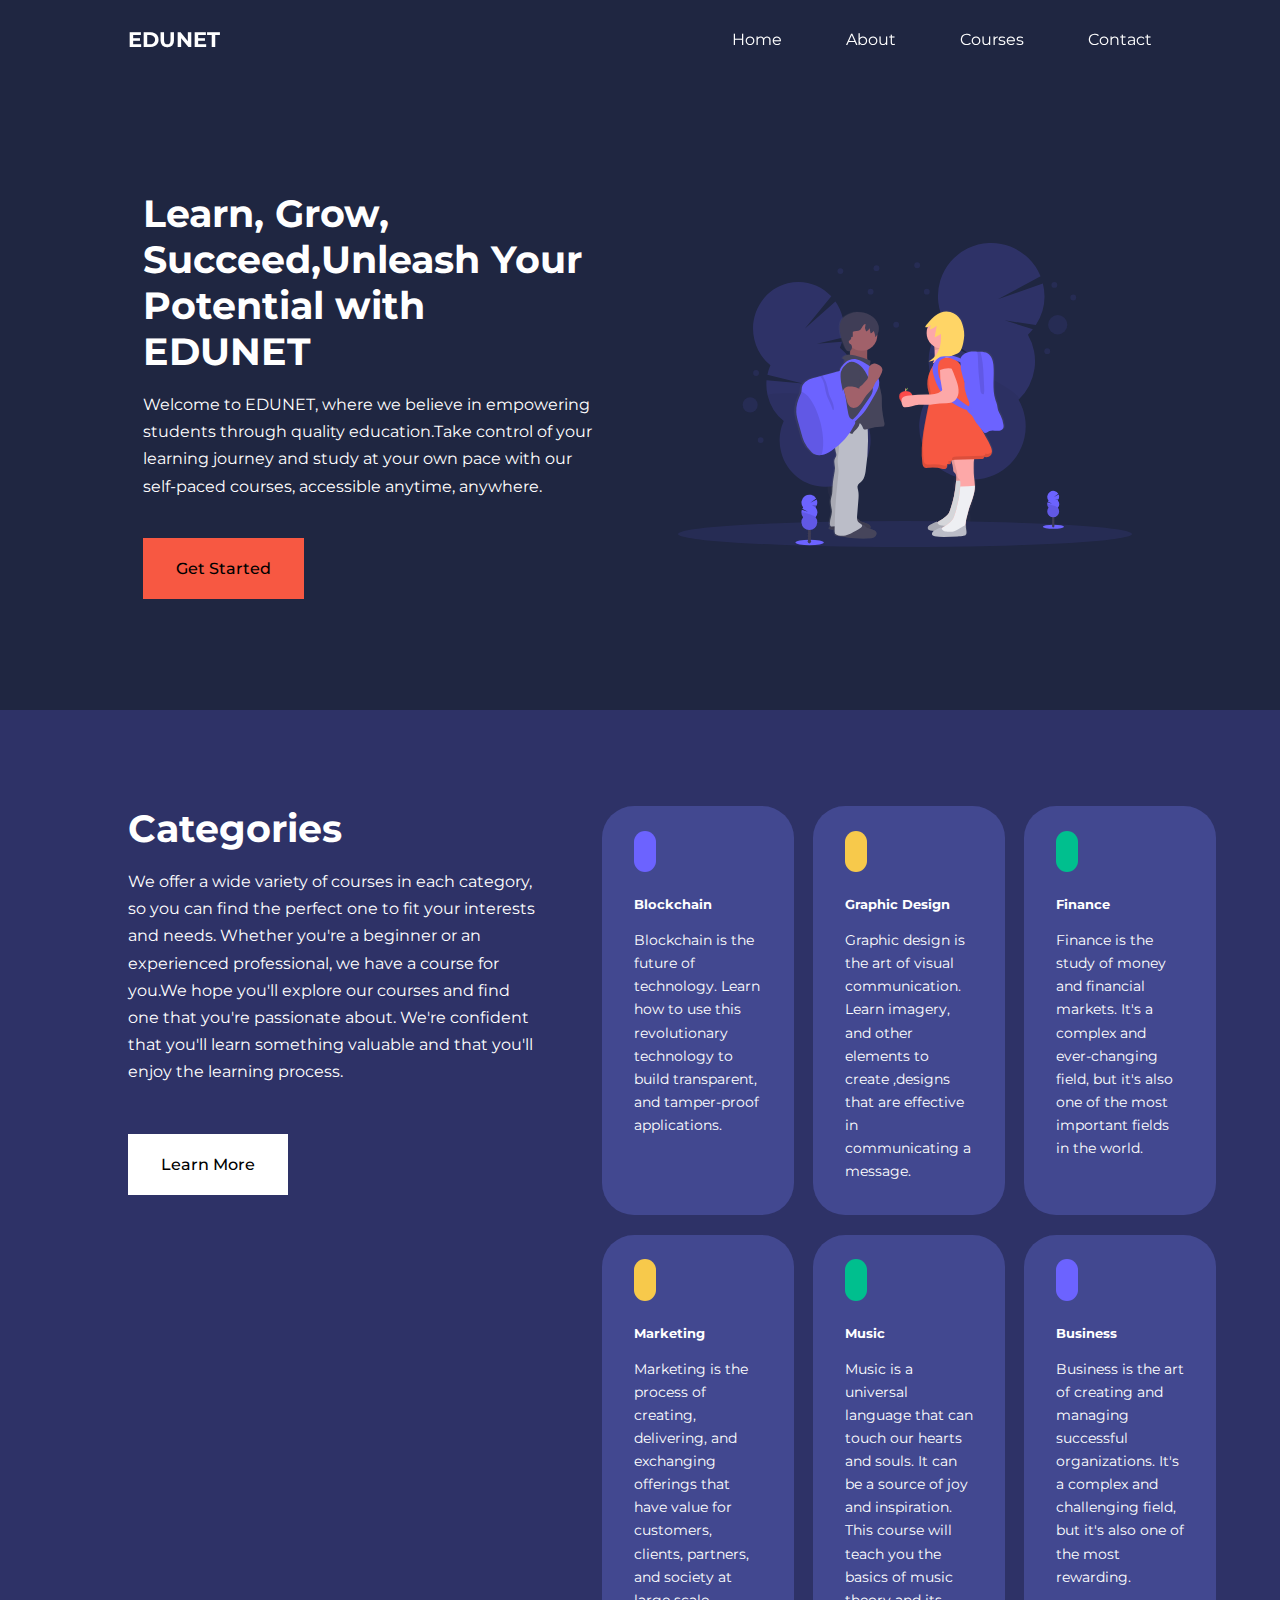
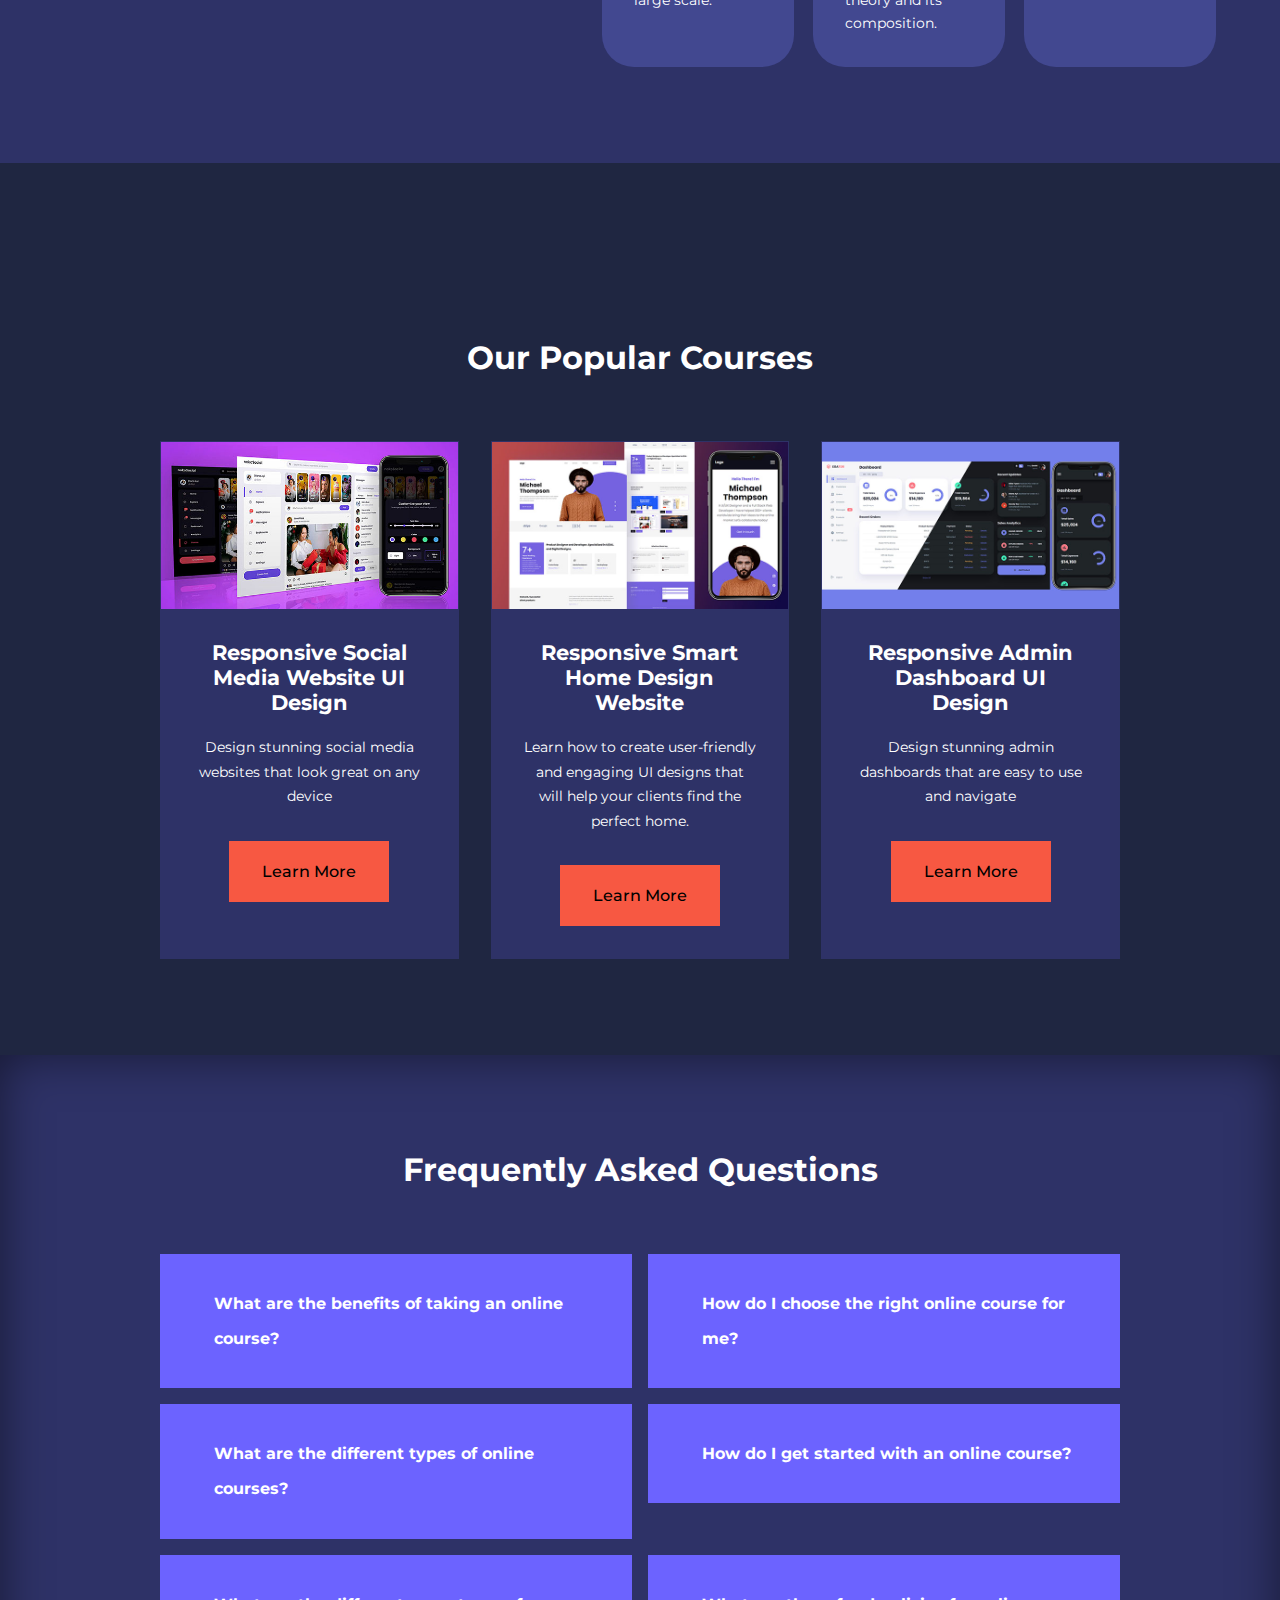
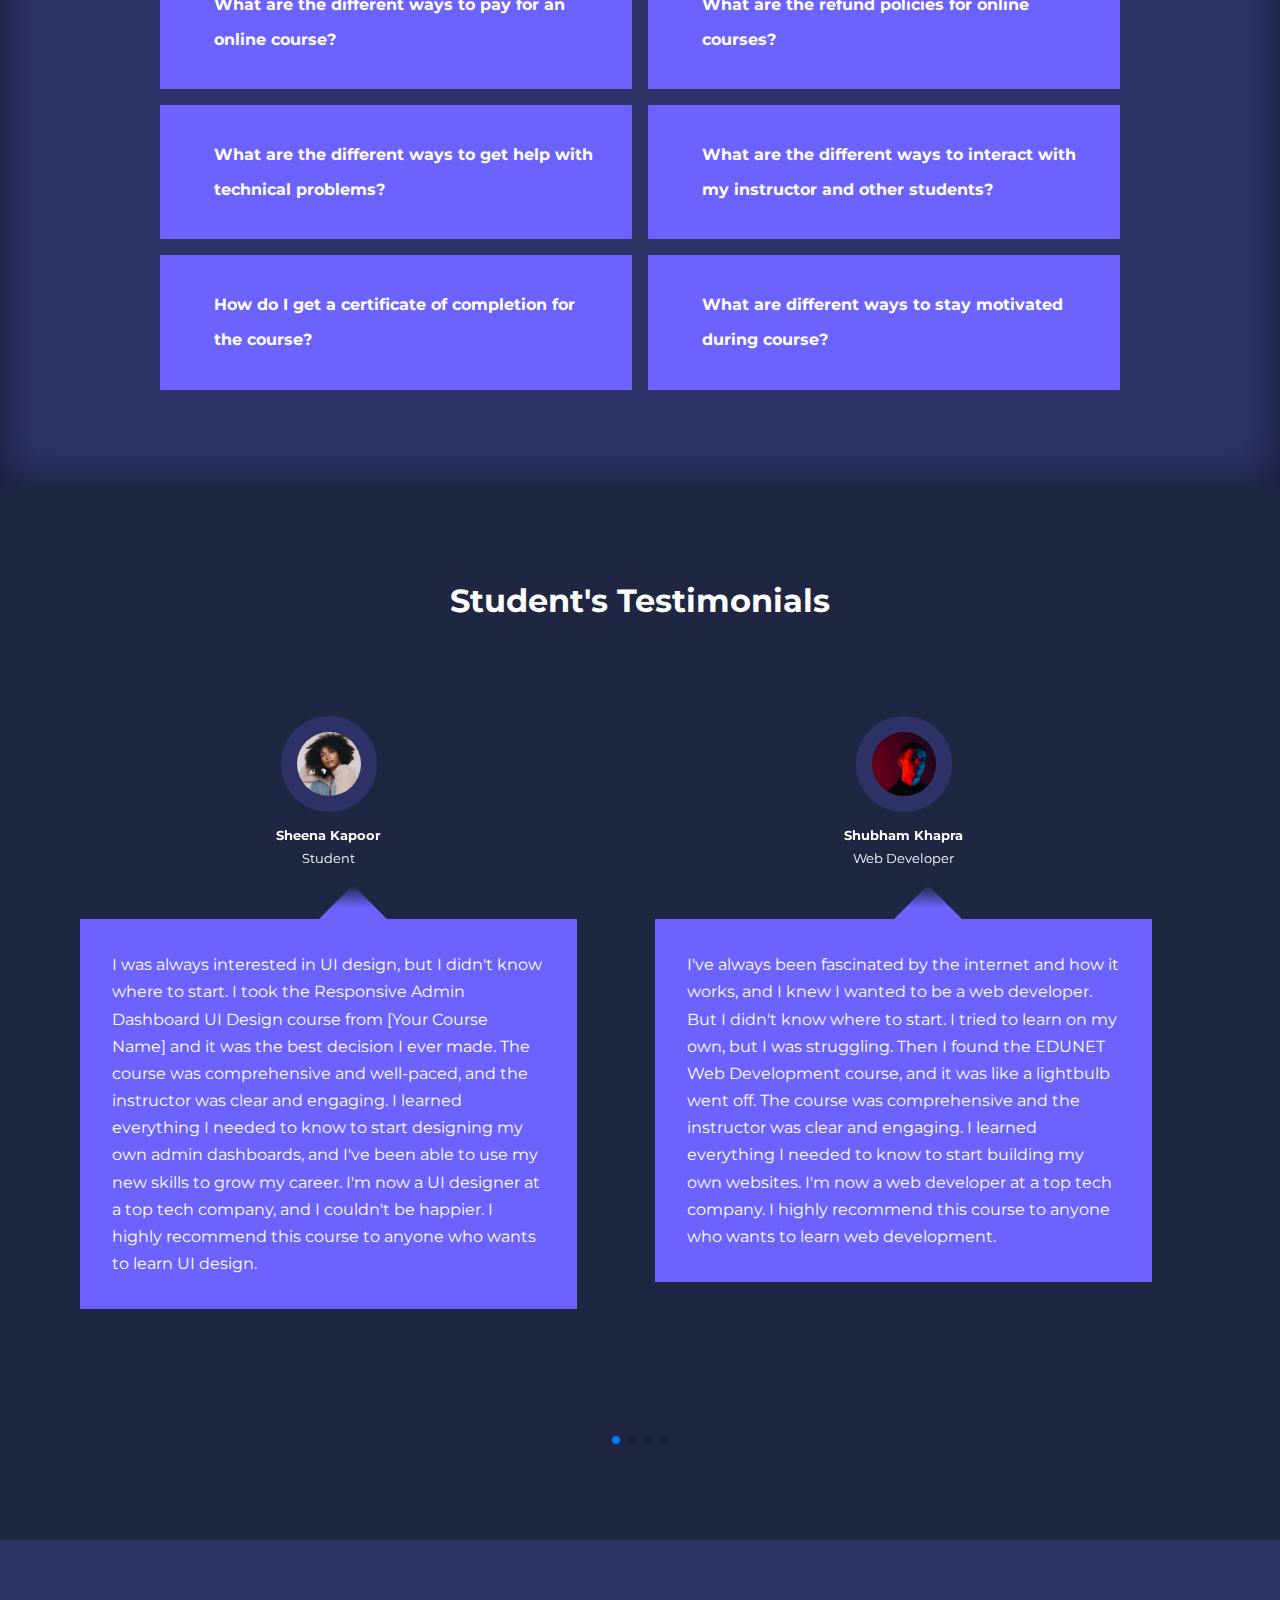
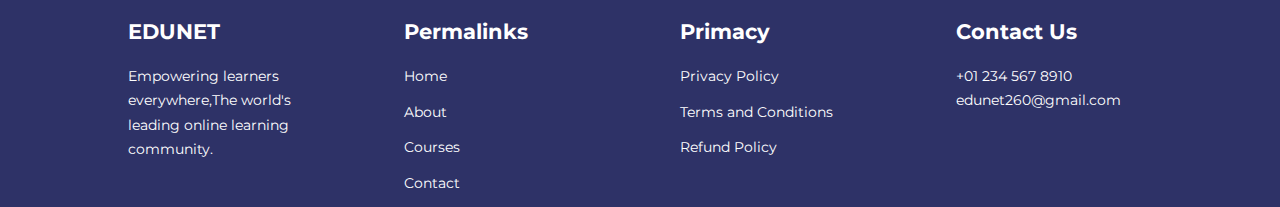
<file: index.html>
<!DOCTYPE html>
<html lang="en">
<head>
    <meta charset="UTF-8">
    <meta name="viewport" content="width=device-width, initial-scale=1.0">
    <title>Edunet - Educational Website </title>

    <!-- ICONSCOUT CDN   -->
    <link rel="stylesheet" href="https://unicons.iconscout.com/release/v4.0.8/css/line.css">

    <!-- Google Fonts (MONTSERRAT) -->
    <link rel="preconnect" href="https://fonts.googleapis.com">
    <link rel="preconnect" href="https://fonts.gstatic.com" crossorigin>
    <link href="https://fonts.googleapis.com/css2?family=Caveat&family=Montserrat:wght@300;400;500;600;700;800;900&display=swap" 
    rel="stylesheet">


    <!---------------------SWIPER JS------------------>
    <link
  rel="stylesheet"href="https://cdn.jsdelivr.net/npm/swiper@10/swiper-bundle.min.css"/>

    <link rel="stylesheet" href="./css/style.css">
</head>
<body>

      <!-- ------------------NAVBAR----------------  -->
    <nav>
        <div class="container nav_container">
            <a href="index.html"><h4>EDUNET</h4></a>
            <ul class="nav__menu">
                <li> <a href="index.html">Home</a></li>
                <li> <a href="about.html">About</a></li>
                <li> <a href="courses.html">Courses</a></li>
                <li> <a href="contact.html">Contact</a></li>
            </ul>

        <button id="open-menu-btn"><i class="uil uil-bars"></i></button>
        <button id="close-menu-btn"><i class="uil uil-multiply"></i></button>
        </div>
    </nav>

    <!--------------------END OF NAVBAR---------------- -->


    <!-----------------------Header Started --------------->
    <header>
        <div class="container header__container">
            <div class="header__left">
                <h1>Learn, Grow, Succeed,Unleash Your Potential with EDUNET</h1>
                <p>
                    Welcome to EDUNET, where we believe in empowering students through quality 
                    education.Take control of your learning journey and study at your own pace with our self-paced 
                    courses, accessible anytime, anywhere.
                </p>

                <a href="about.html" class="btn btn-primary">
                    Get Started
                </a>
            </div>

            <div class="header__right">
                <div class="header__right-img">
                    <img src="./images/header.svg">
                </div>
            </div>
        </div>
    </header>

    <!-----------------End Of Header  ------------------->




    <section class="categories">
        <div class="container categories__container">
            <div class="categories__left">
                <h1>Categories</h1>
                <p>
                    We offer a wide variety of courses in each category, so you can find the perfect one to fit your interests and needs.
                     Whether you're a beginner or an experienced professional, we have a course for you.We hope you'll explore our courses
                      and find one that you're passionate about. We're confident that you'll learn something valuable and that you'll 
                      enjoy the learning process.
                </p>

                <a href="courses.html" class="btn">Learn More</a>
            </div>

            <div class="categories__right">
                <article class="category">
                    <span class="category__icon"><i class="uil uil-bitcoin-circle"></i></span>
                    <h5>Blockchain</h5>
                    <p>
                        Blockchain is the future of technology. Learn how to use this revolutionary technology to build transparent, 
                        and tamper-proof applications.
                    </p>
                </article>

                <article class="category">
                    <span class="category__icon"><i class="uil uil-palette"></i></span>
                    <h5>Graphic Design</h5>
                    <p>
                        Graphic design is the art of visual communication. Learn imagery, and other elements to create ,designs that 
                        are effective in communicating a message.
                    </p>
                </article>

                <article class="category">
                    <span class="category__icon"><i class="uil uil-usd-circle"></i></span>
                    <h5>Finance</h5>
                    <p>
                        Finance is the study of money and financial markets. It's a complex and ever-changing field, but it's also one
                         of the most important fields in the world.
                    </p>
                </article>

                <article class="category">
                    <span class="category__icon"><i class="uil uil-bitcoin-circle"></i></span>
                    <h5>Marketing</h5>
                    <p>
                        Marketing is the process of creating, delivering, and exchanging offerings that have value for customers, 
                        clients, partners, and society at large scale.
                    </p>
                </article>

                <article class="category">
                    <span class="category__icon"><i class="uil uil-bitcoin-circle"></i></span>
                    <h5>Music</h5>
                    <p>
                        Music is a universal language that can touch our hearts and souls. It can be a source of joy and inspiration. 
                        This course will teach you the basics of music theory and its composition.
                    </p>
                </article>

                <article class="category">
                    <span class="category__icon"><i class="uil uil-bitcoin-circle"></i></span>
                    <h5>Business</h5>
                    <p>
                        Business is the art of creating and managing successful organizations. It's a complex and challenging field, 
                        but it's also one of the most rewarding.
                    </p>
                </article>
            </div>
        </div>
    </section>
     <!-----------------End Of Categories ------------------->



    <section class="courses">
        <h2>Our Popular Courses</h2>
        <container class="courses__container">
            <article class="course">
                <div class="course__image">
                    <img src="./images/course1.jpg">
                </div>
                <div class="course__info">
                    <h4>Responsive Social Media Website UI Design</h4>
                    <p>
                        Design stunning social media websites that look great on any device
                    </p>
    
                    <a href="courses.html" class="btn  btn-primary">
                        Learn More
                    </a>
                </div>
            </article>

            <article class="course">
                <div class="course__image">
                    <img src="./images/course2.jpg">
                </div>
               <div class="course__info">
                <h4>Responsive Smart Home Design Website </h4>
                <p>
                    Learn how to create user-friendly and engaging UI designs that will help your clients find the perfect home.
                </p>

                <a href="courses.html" class="btn  btn-primary">
                    Learn More
                </a>
               </div>
            </article>

            <article class="course">
                <div class="course__image">
                    <img src="./images/course3.jpg">
                </div>
               <div class="course__info">
                <h4>Responsive Admin Dashboard UI Design</h4>
                <p>
                    Design stunning admin dashboards that are easy to use and navigate
                </p>

                <a href="courses.html" class="btn  btn-primary">
                    Learn More
                </a>
               </div>
            </article>
        </conatiner>
    </section>

         <!-----------------End Of COURSES------------------->



         <section class="faqs">
            <h2>Frequently Asked Questions</h2>
            <div class="conatiner faqs__container">
                <article class="faq">
                    <div class="faq__icon"><i class="uil uil-plus"></i></div>

                    <div class="question__answer">
                        <h4>What are the benefits of taking an online course?</h4>
                        <p>
                            You can study at your own pace and on your own time and also Online courses are often more affordable than
                             traditional classroom courses , You can take courses from anywhere in the world.
                        </p>
                    </div>
                </article>

                <article class="faq">
                    <div class="faq__icon"><i class="uil uil-plus"></i></div>

                    <div class="question__answer">
                        <h4>How do I choose the right online course for me?</h4>
                        <p>
                            Read the course description carefully. This will give you a good overview of the course content and what
                             you can expect to learn.Read reviews from other students. This can give you a good sense of what the course
                              is like and whether it's a good fit for you.
                    </div>
                </article>

                <article class="faq">
                    <div class="faq__icon"><i class="uil uil-plus"></i></div>

                    <div class="question__answer">
                        <h4>What are the different types of online courses?</h4>
                        <p>
                            Self-paced courses: These courses allow you to study at your own pace. You can access the course materials 
                            and complete the assignments whenever you want.Live online courses: These courses are taught in real time by
                             an instructor. You can participate in the class lectures and discussions live, or you can watch the 
                             recordings later.
                        </p>
                    </div>
                </article>

                <article class="faq">
                    <div class="faq__icon"><i class="uil uil-plus"></i></div>

                    <div class="question__answer">
                        <h4>How do I get started with an online course?</h4>
                        <p>
                            To get started with an online course, you will need to:

                            1.Find a course that interests you. 2.Register for the course. 3.Pay the course fee. 
                            4.Access the course materials. 5.Start studying!
                        </p>
                    </div>
                </article>

                <article class="faq">
                    <div class="faq__icon"><i class="uil uil-plus"></i></div>

                    <div class="question__answer">
                        <h4> What are the different ways to pay for an online course?</h4>
                        <p>
                            There are a few different ways to pay for an online course, including:Credit card,PayPal,Bank transfer.
                        </p>
                    </div>
                </article>

                <article class="faq">
                    <div class="faq__icon"><i class="uil uil-plus"></i></div>

                    <div class="question__answer">
                        <h4>What are the refund policies for online courses?</h4>
                        <p>
                            The refund policies for online courses vary from course to course. It is important to check the 
                            refund policy before you register for a course.
                        </p>
                    </div>
                </article>

                <article class="faq">
                    <div class="faq__icon"><i class="uil uil-plus"></i></div>

                    <div class="question__answer">
                        <h4> What are the different ways to get help with technical problems?</h4>
                        <p>
                            If you have technical problems with an online course, you can contact the course's technical support team.
                             They will be able to help you resolve the problem.
                        </p>
                    </div>
                </article>

                <article class="faq">
                    <div class="faq__icon"><i class="uil uil-plus"></i></div>

                    <div class="question__answer">
                        <h4>What are the different ways to interact with my instructor and other students?

                        </h4>
                        <p>
                            Most online courses have forums or chat rooms where you can interact with your instructor and other students. 
                            You can also use email to communicate with your instructor.
                        </p>
                    </div>
                </article>

                <article class="faq">
                    <div class="faq__icon"><i class="uil uil-plus"></i></div>

                    <div class="question__answer">
                        <h4>How do I get a certificate of completion for the course?</h4>
                        <p>
                            Once you have completed the course, you will be able to download a certificate of completion. 
                            This certificate will show that you have successfully completed the course.
                        </p>
                    </div>
                </article>

                <article class="faq">
                    <div class="faq__icon"><i class="uil uil-plus"></i></div>

                    <div class="question__answer">
                        <h4>What are different ways to stay motivated during course?</h4>
                        <p>
                            Set clear goals for yourself. What do you want to achieve by taking this course?.Create a study schedule
                             and stick to it. This will help you to stay on track and avoid procrastination.Reward yourself for your
                              progress. This will help you to stay motivated and keep going.Find a study buddy or join a study group. 
                              This can help you to stay accountable and motivated.
                        </p>
                    </div>
                </article>
            </div>
         </section>

         <!-----------------End Of FAQs------------------>



        <section class="container testimonials__container mySwiper">
            <h2>Student's Testimonials</h2>
            <div class="swiper-wrapper">
                <article class="testimonial swiper-slide">
                    <div class="avatar">
                        <img src="./images/avatar1.jpg" >
                    </div>

                    <div class="testimonial__info">
                        <h5>Sheena Kapoor</h5>
                        <small>Student</small>
                    </div>

                    <div class="testimonial__body">
                        <p>
                            I was always interested in UI design, but I didn't know where to start. I took the Responsive Admin Dashboard 
                            UI Design course from [Your Course Name] and it was the best decision I ever made. The course was comprehensive 
                            and well-paced, and the instructor was clear and engaging. I learned everything I needed to know to start 
                            designing my own admin dashboards, and I've been able to use my new skills to grow my career. I'm now a UI 
                            designer at a top tech company, and I couldn't be happier. I highly recommend this course to anyone who wants 
                            to learn UI design.
                        </p>
                    </div>
                </article>

                <article class="testimonial swiper-slide">
                    <div class="avatar">
                        <img src="./images/avatar2.jpg" >
                    </div>

                    <div class="testimonial__info">
                        <h5>Shubham Khapra</h5>
                        <small>Web Developer</small>
                    </div>

                    <div class="testimonial__body">
                        <p>
                            I've always been fascinated by the internet and how it works, and I knew I wanted to be a web developer. 
                            But I didn't know where to start. I tried to learn on my own, but I was struggling. Then I found the EDUNET 
                            Web Development course, and it was like a lightbulb went off. The course was comprehensive and the instructor
                             was clear and engaging. I learned everything I needed to know to start building my own websites. I'm now a 
                             web developer at a top tech company. I highly recommend this course to anyone who wants to learn web development.

                        </p>
                    </div>
                </article>

                <article class="testimonial swiper-slide">
                    <div class="avatar">
                        <img src="./images/avatar3.jpg" >
                    </div>

                    <div class="testimonial__info">
                        <h5>Raghav Khatri</h5>
                        <small>Student</small>
                    </div>

                    <div class="testimonial__body">
                        <p>
                            I’ve always loved music, but I never thought I could make a career out of it. I took the Music Theory and 
                            Composition course from EDUNET and it was the best decision I ever made. The course was comprehensive and 
                            well-paced, and the instructor was clear and engaging. I learned everything I needed to know to start composing 
                            my own music, and I’ve been able to use my new skills to grow my career. I’m now a music producer for a top 
                            record label, and I couldn’t be happier. I highly recommend this course to anyone who wants to learn music 
                            theory and composition.
                        </p>
                    </div>
                </article>

                <article class="testimonial swiper-slide">
                    <div class="avatar">
                        <img src="./images/avatar4.jpg" >
                    </div>

                    <div class="testimonial__info">
                        <h5>Shanaya</h5>
                        <small>Grpahic Designer</small>
                    </div>

                    <div class="testimonial__body">
                        <p>
                            I've always been interested in graphic design, but I didn't know where to start. I took the Graphic Design course 
                            from EDUNET and it was the best decision I ever made. The course was comprehensive and well-paced, and the 
                            instructor was clear and engaging. I learned everything I needed to know to start creating my own designs, 
                            and I've been able to use my new skills to grow my career. I'm now a graphic designer for a top advertising 
                            agency, and I couldn't be happier. I highly recommend this course to anyone who wants to learn graphic design.
                        </p>
                    </div>
                </article>

                <article class="testimonial swiper-slide">
                    <div class="avatar">
                        <img src="./images/avatar5.jpg" >
                    </div>

                    <div class="testimonial__info">
                        <h5>Yashika Gupta</h5>
                        <small>Manager</small>
                    </div>

                    <div class="testimonial__body">
                        <p>
                            I've always been fascinated by the world of business, and I knew I wanted to be a marketing and management 
                            professional. But I didn't know where to start. I found the Marketing and Management course from EDUNET, and 
                            it was like a lightbulb went off. The course was comprehensive and well-paced, and the instructor was clear 
                            and engaging. I learned everything I needed to know to start building my career in marketing and management, 
                            and I've been able to use my new skills to grow my career. I'm now a marketing and management consultant for 
                            a top firm, and I couldn't be happier. I highly recommend this course to anyone who wants to learn marketing 
                            and management.
                        </p>
                    </div>
                </article>
            </div>

            
            <div class="swiper-pagination"></div>
        </section>


                 <!-----------------End Of TESTIMONIALS------------------>





        <footer >
            <div class="container footer__container">
                <div class="footer__1">
                    <a href="index.html" class="footer__logo"><h4>EDUNET</h4></a>
                    <p>
                        Empowering learners everywhere,The world's leading online learning community.
                    </p>
                </div>
         

            <div class="footer__2">
                <h4>Permalinks</h4>
                <ul class="permalinks">
                    <li> <a href="index.html">Home</a></li>
                    <li> <a href="about.html">About</a></li>
                    <li> <a href="courses.html">Courses</a></li>
                    <li> <a href="contact.html">Contact</a></li>
                </ul>
            </div>

            
            <div class="footer__3">
                <h4>Primacy</h4>
                <ul class="privacy">
                    <li> <a href="#">Privacy Policy </a></li>
                    <li> <a href="#">Terms and Conditions</a></li>
                    <li> <a href="#">Refund Policy</a></li>
                    
                </ul>
            </div>

              <div class="footer__4">
                <h4>Contact Us</h4>
                <div>
                    <p>+01 234 567 8910</p>
                    <p>edunet260@gmail.com</p>
                </div>
                <ul class="footer_socials">
                    <li> <a href="#"><i class="uil uil-facebook-f"></i> </a></li>
                    <li> <a href="#"><i class="uil uil-instagram-alt"></i> </a></li>
                    <li> <a href="#"><i class="uil uil-twitter"></i> </a></li>
                    <li> <a href="#"><i class="uil uil-linkedin-alt"></i> </a></li>

                    
                </ul>
               
                
                </div>
                
          
        </div>
        <!-- <div class="footer__copyright">
            <small>Copyright &copy;EGATOR Youtube Tutor</small>
        </div> -->

        </footer>

       <!--------------------END OF FOOTER------------------>






        <script src="https://cdn.jsdelivr.net/npm/swiper@10/swiper-bundle.min.js"></script>
    <script src="./main.js"></script>
    <script>
       var swiper = new Swiper(".mySwiper", {
  slidesPerView: 1,
  spaceBetween: 30,
  pagination: {
    el: ".swiper-pagination",
    clickable: true,
  },

  // when the window width is >=600px
  breakpoints:{
    600:{
        slidesPerView: 2,
    }
  }
});

      </script>
</body>
</html>
</file>
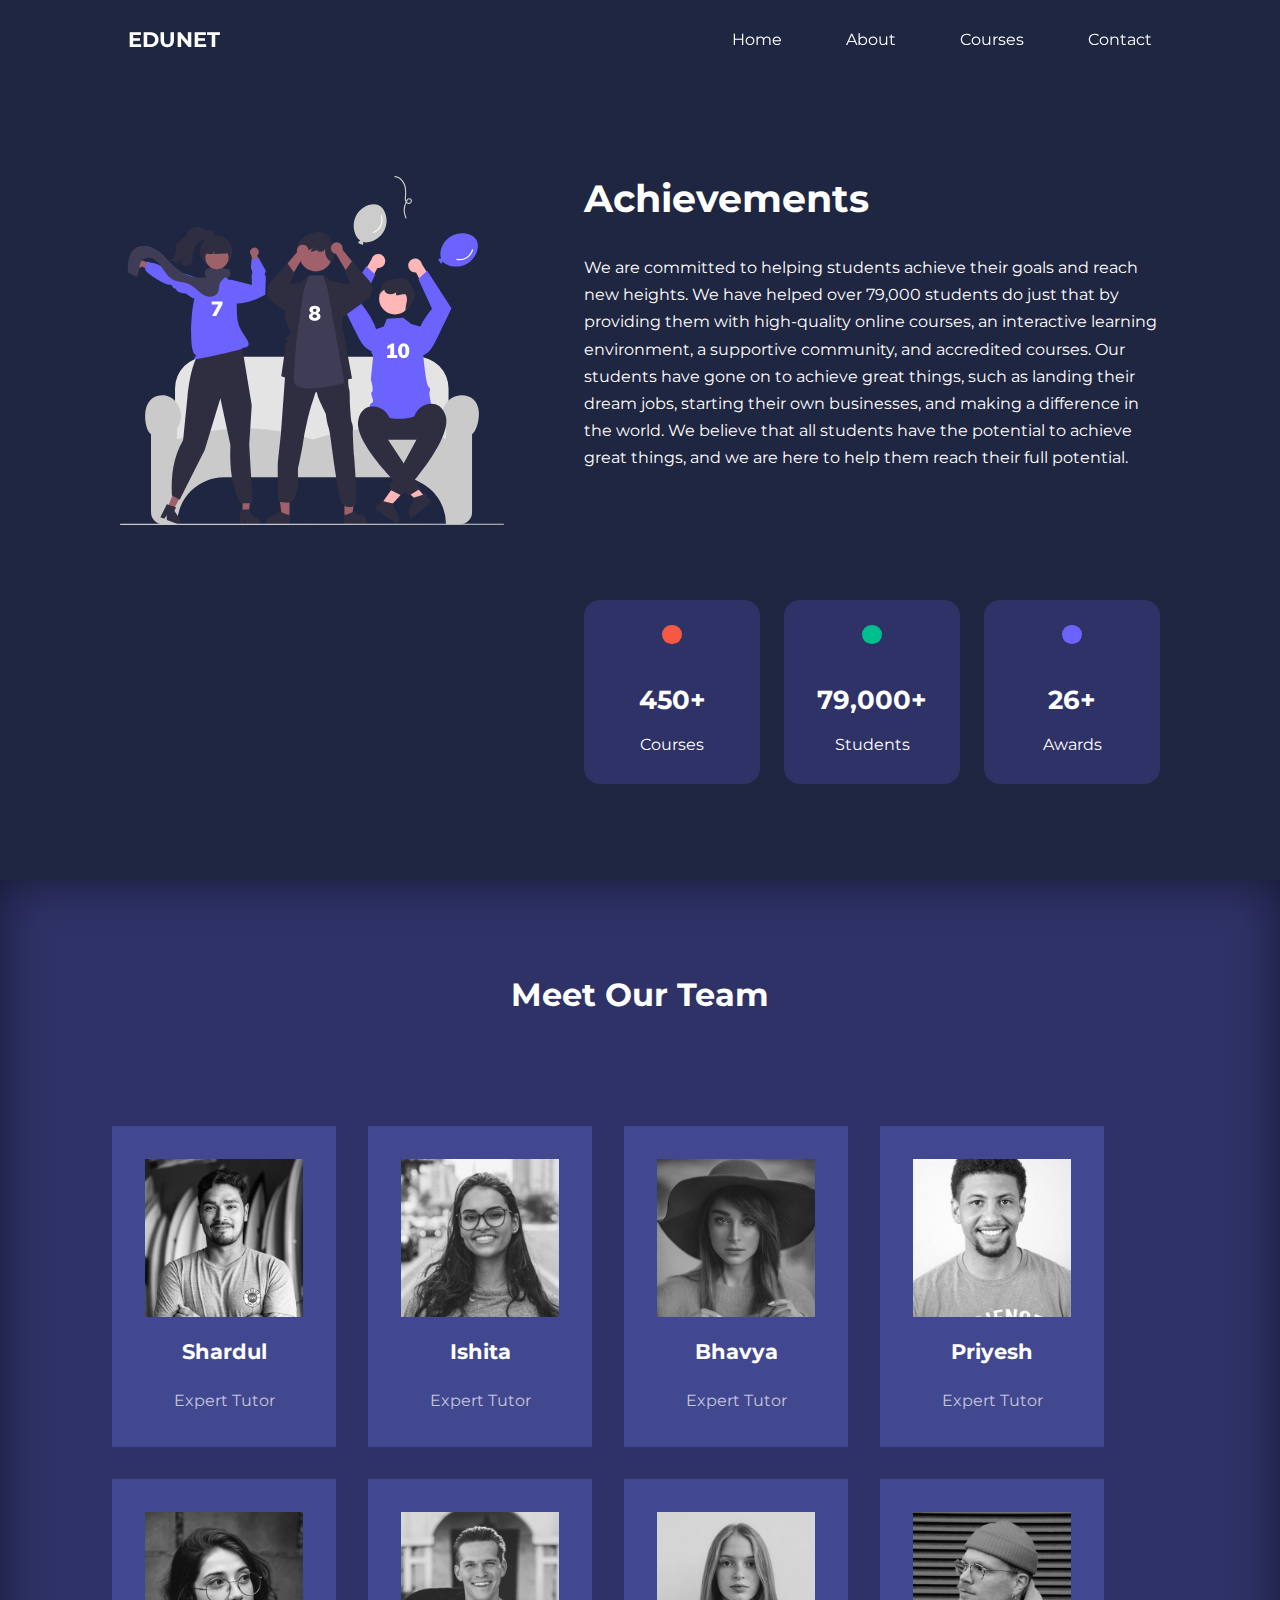
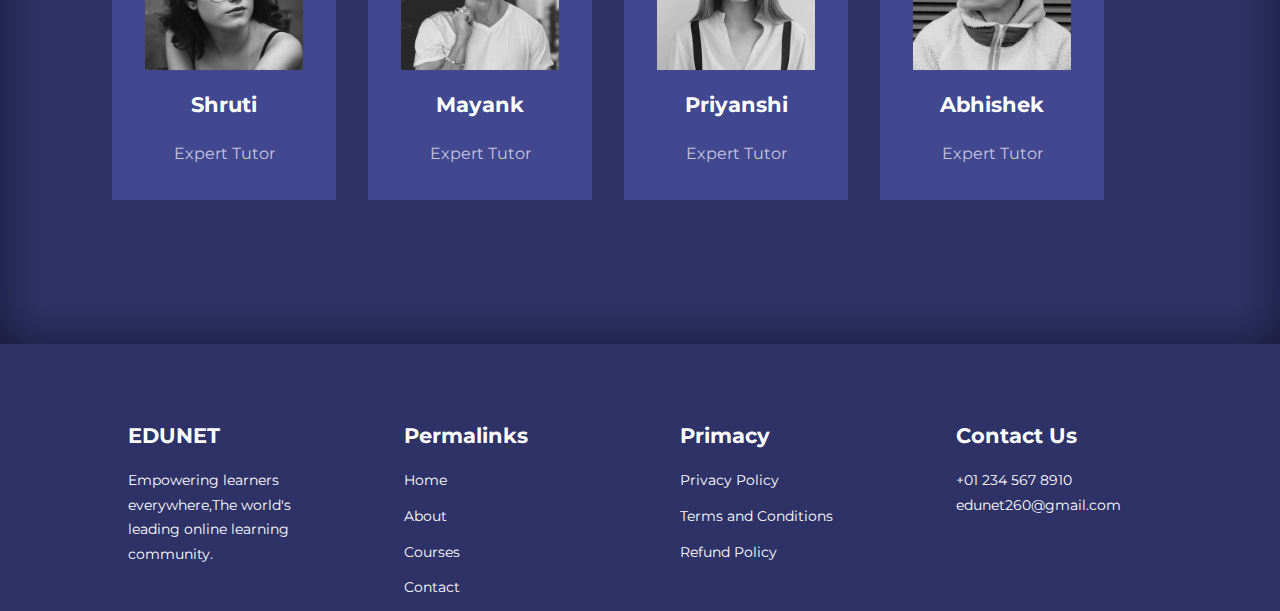
<file: about.html>
<!DOCTYPE html>
<html lang="en">
  <head>
    <meta charset="UTF-8" />
    <meta name="viewport" content="width=device-width, initial-scale=1.0" />
    <title>Edunet - Educational Website</title>

    <!-- ICONSCOUT CDN   -->
    <link
      rel="stylesheet"
      href="https://unicons.iconscout.com/release/v4.0.8/css/line.css"
    />

    <!-- Google Fonts (MONTSERRAT) -->
    <link rel="preconnect" href="https://fonts.googleapis.com" />
    <link rel="preconnect" href="https://fonts.gstatic.com" crossorigin />
    <link
      href="https://fonts.googleapis.com/css2?family=Caveat&family=Montserrat:wght@300;400;500;600;700;800;900&display=swap"
      rel="stylesheet"
    />

    <link rel="stylesheet" href="./css/style.css" />
    <link rel="stylesheet" href="./css/about.css" />
  </head>
  <body>
    <!-- ------------------NAVBAR----------------  -->
    <nav>
      <div class="container nav_container">
        <a href="index.html"><h4>EDUNET</h4></a>
        <ul class="nav__menu">
          <li> <a href="index.html">Home</a></li>
          <li> <a href="about.html">About</a></li>
          <li> <a href="courses.html">Courses</a></li>
          <li> <a href="contact.html">Contact</a></li>
        </ul>

        <button id="open-menu-btn"><i class="uil uil-bars"></i></button>
        <button id="close-menu-btn"><i class="uil uil-multiply"></i></button>
      </div>
    </nav>

    <!--------------------END OF NAVBAR---------------- -->

    <section class="about__achievements">
      <div class="container about__achievements-container">
        <div class="about_achievements-left">
          <img src="./images/about achievements.svg" alt="" />
        </div>
        <div class="about_achievements-left">
          <h1>Achievements</h1>
          <p>
            We are committed to helping students achieve their goals and reach new heights. We have helped over 79,000 students do just that by providing them with high-quality online courses, an interactive learning environment, a supportive community, and accredited courses. Our students have gone on to achieve great things, such as landing their dream jobs, starting their own businesses, and making a difference in the world. We believe that all students have the potential to achieve great things, and we are here to help them reach their full potential.
          </p>

          <div class="achievements__cards">
            <article class="achievement__card">
              <span class="achievement__icon">
                <i class="uil uil-video"></i>
              </span>
              <h3>450+</h3>
              <p>Courses</p>
            </article>

            <article class="achievement__card">
              <span class="achievement__icon">
                <i class="uil uil-users-alt"></i>
              </span>
              <h3>79,000+</h3>
              <p>Students</p>
            </article>

            <article class="achievement__card">
              <span class="achievement__icon">
                <i class="uil uil-trophy"></i>
              </span>
              <h3>26+</h3>
              <p>Awards</p>
            </article>
           </div>
        </div>
      </div>
    </section>
    <!--------------------END OF ACHIEVEMENTS------------------>


    <section class="team">
        <h2>Meet Our Team</h2>
        <div class="container team__container">
            <article class="team__member">
                <div class="team__member-image">
                    <img src="./images/tm1.jpg" >
                </div>

                <div class="team__member-info">
                    <h4>Shardul</h4>
                    <p>Expert Tutor</p>
                </div>
            </article>

            <article class="team__member">
                <div class="team__member-image">
                    <img src="./images/tm2.jpg" >
                </div>

                <div class="team__member-info">
                    <h4>Ishita</h4>
                    <p>Expert Tutor</p>
                </div>
            </article>

            <article class="team__member">
                <div class="team__member-image">
                    <img src="./images/tm3.jpg" >
                </div>

                <div class="team__member-info">
                    <h4>Bhavya</h4>
                    <p>Expert Tutor</p>
                </div>
            </article>

            <article class="team__member">
                <div class="team__member-image">
                    <img src="./images/tm4.jpg" >
                </div>

                <div class="team__member-info">
                    <h4>Priyesh</h4>
                    <p>Expert Tutor</p>
                </div>
            </article>

            <article class="team__member">
                <div class="team__member-image">
                    <img src="./images/tm5.jpg" >
                </div>

                <div class="team__member-info">
                    <h4>Shruti</h4>
                    <p>Expert Tutor</p>
                </div>
            </article>

            <article class="team__member">
                <div class="team__member-image">
                    <img src="./images/tm6.jpg" >
                </div>

                <div class="team__member-info">
                    <h4>Mayank</h4>
                    <p>Expert Tutor</p>
                </div>
            </article>

            <article class="team__member">
                <div class="team__member-image">
                    <img src="./images/tm7.jpg" >
                </div>

                <div class="team__member-info">
                    <h4>Priyanshi</h4>
                    <p>Expert Tutor</p>
                </div>
            </article>

            <article class="team__member">
                <div class="team__member-image">
                    <img src="./images/tm8.jpg" >
                </div>

                <div class="team__member-info">
                    <h4>Abhishek</h4>
                    <p>Expert Tutor</p>
                </div>
            </article>
        </div>
    </section>


        <!--------------------END OF TEAMS SECTION------------------>

        <footer >
          <div class="container footer__container">
              <div class="footer__1">
                  <a href="index.html" class="footer__logo"><h4>EDUNET</h4></a>
                  <p>
                      Empowering learners everywhere,The world's leading online learning community.
                  </p>
              </div>
       

          <div class="footer__2">
              <h4>Permalinks</h4>
              <ul class="permalinks">
                  <li> <a href="index.html">Home</a></li>
                  <li> <a href="about.html">About</a></li>
                  <li> <a href="courses.html">Courses</a></li>
                  <li> <a href="contact.html">Contact</a></li>
              </ul>
          </div>

          
          <div class="footer__3">
              <h4>Primacy</h4>
              <ul class="privacy">
                  <li> <a href="#">Privacy Policy </a></li>
                  <li> <a href="#">Terms and Conditions</a></li>
                  <li> <a href="#">Refund Policy</a></li>
                  
              </ul>
          </div>

            <div class="footer__4">
              <h4>Contact Us</h4>
              <div>
                  <p>+01 234 567 8910</p>
                  <p>edunet260@gmail.com</p>
              </div>
              <ul class="footer_socials">
                  <li> <a href="#"><i class="uil uil-facebook-f"></i> </a></li>
                  <li> <a href="#"><i class="uil uil-instagram-alt"></i> </a></li>
                  <li> <a href="#"><i class="uil uil-twitter"></i> </a></li>
                  <li> <a href="#"><i class="uil uil-linkedin-alt"></i> </a></li>

                  
              </ul>
             
              
              </div>
              
        
      </div>
   

      </footer>

     <!--------------------END OF FOOTER------------------>


    <script src="./main.js"></script>
 
  </body>
</html>
</file>
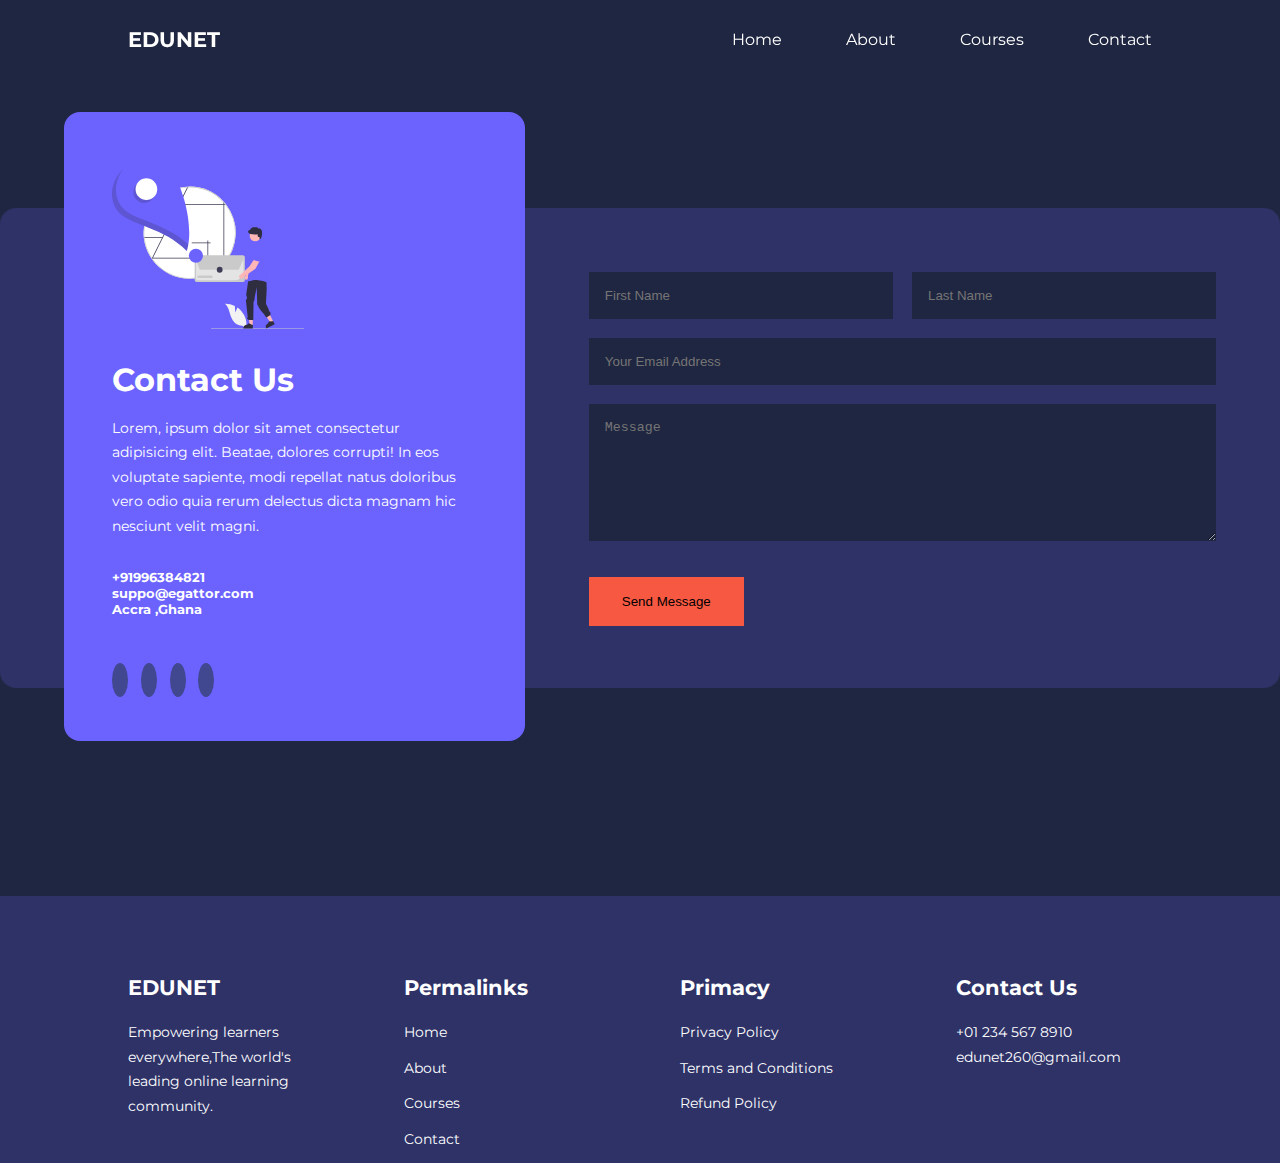
<file: contact.html>
<!DOCTYPE html>
<html lang="en">
  <head>
    <meta charset="UTF-8" />
    <meta name="viewport" content="width=device-width, initial-scale=1.0" />
    <title>Edunet - Educational Website</title>

    <!-- ICONSCOUT CDN   -->
    <link
      rel="stylesheet"
      href="https://unicons.iconscout.com/release/v4.0.8/css/line.css"
    />

    <!-- Google Fonts (MONTSERRAT) -->
    <link rel="preconnect" href="https://fonts.googleapis.com" />
    <link rel="preconnect" href="https://fonts.gstatic.com" crossorigin />
    <link
      href="https://fonts.googleapis.com/css2?family=Caveat&family=Montserrat:wght@300;400;500;600;700;800;900&display=swap"
      rel="stylesheet"
    />

    <link rel="stylesheet" href="./css/style.css" />
    <link rel="stylesheet" href="./css/contact.css" />
  </head>
  <body>
    <!-- ------------------NAVBAR----------------  -->
    <nav>
      <div class="container nav_container">
        <a href="index.html"><h4>EDUNET</h4></a>
        <ul class="nav__menu">
          <li> <a href="index.html">Home</a></li>
          <li> <a href="about.html">About</a></li>
          <li> <a href="courses.html">Courses</a></li>
          <li> <a href="contact.html">Contact</a></li>
        </ul>

        <button id="open-menu-btn"><i class="uil uil-bars"></i></button>
        <button id="close-menu-btn"><i class="uil uil-multiply"></i></button>
      </div>
    </nav>

    <!--------------------END OF NAVBAR---------------- -->

    <section class="contact">
      <div class="container contact__container">
        <aside class="contact__aside">
          <div class="aside__image">
            <img src="./images//contact.svg" />
          </div>
          <h2>Contact Us</h2>
          <p>
            Lorem, ipsum dolor sit amet consectetur adipisicing elit. Beatae,
            dolores corrupti! In eos voluptate sapiente, modi repellat natus
            doloribus vero odio quia rerum delectus dicta magnam hic nesciunt
            velit magni.
          </p>
          <ul class="contact_details">
            <li>
              <i class="uil uil-phone-times"></i>
              <h5>+91996384821</h5>
            </li>
            <li>
              <i class="uil uil-envelope"></i>
              <h5>suppo@egattor.com</h5>
            </li>
            <li>
              <i class="uil uil-location-point"></i>
              <h5>Accra ,Ghana</h5>
            </li>
          </ul>

          <ul class="contact__socials">
            <li>
              <a href="https://facebook.com"
                ><i class="uil uil-facebook-f"></i
              ></a>
            </li>
            <li>
              <a href="https://instagram.com"
                ><i class="uil uil-instagram"></i
              ></a>
            </li>
            <li>
              <a href="https://twitter.com"><i class="uil uil-twitter"></i></a>
            </li>
            <li>
              <a href="https://linkedin.com"
                ><i class="uil uil-linkedin-alt"></i
              ></a>
            </li>
          </ul>
        </aside>

        <!------------------Contact Form ----------------->
        <form action="https://formspree.io/f/mqkvkldv" method="POST" class="contact__form">
          <div class="form__name">
            <input
              type="text"
              name="First Name"
              placeholder="First Name"
              required
            />
            <input
              type="text"
              name="Last Name"
              placeholder="Last Name"
              required
            />
          </div>

          <input
            type="email"
            name="Email Address"
            placeholder="Your Email Address"
            required
          />
          <textarea
            name="Message"
            rows="7"
            placeholder="Message"
            required
          ></textarea>
          <button type="Submit" class="btn btn-primary">Send Message</button>
        </form>
      </div>
    </section>












    <footer >
      <div class="container footer__container">
          <div class="footer__1">
              <a href="index.html" class="footer__logo"><h4>EDUNET</h4></a>
              <p>
                  Empowering learners everywhere,The world's leading online learning community.
              </p>
          </div>
   

      <div class="footer__2">
          <h4>Permalinks</h4>
          <ul class="permalinks">
              <li> <a href="index.html">Home</a></li>
              <li> <a href="about.html">About</a></li>
              <li> <a href="courses.html">Courses</a></li>
              <li> <a href="contact.html">Contact</a></li>
          </ul>
      </div>

      
      <div class="footer__3">
          <h4>Primacy</h4>
          <ul class="privacy">
              <li> <a href="#">Privacy Policy </a></li>
              <li> <a href="#">Terms and Conditions</a></li>
              <li> <a href="#">Refund Policy</a></li>
              
          </ul>
      </div>

        <div class="footer__4">
          <h4>Contact Us</h4>
          <div>
              <p>+01 234 567 8910</p>
              <p>edunet260@gmail.com</p>
          </div>
          <ul class="footer_socials">
              <li> <a href="#"><i class="uil uil-facebook-f"></i> </a></li>
              <li> <a href="#"><i class="uil uil-instagram-alt"></i> </a></li>
              <li> <a href="#"><i class="uil uil-twitter"></i> </a></li>
              <li> <a href="#"><i class="uil uil-linkedin-alt"></i> </a></li>

              
          </ul>
         
          
          </div>
          
    
  </div>


  </footer>

 <!--------------------END OF FOOTER------------------>


    <script src="./main.js"></script>
  </body>
</html>
</file>
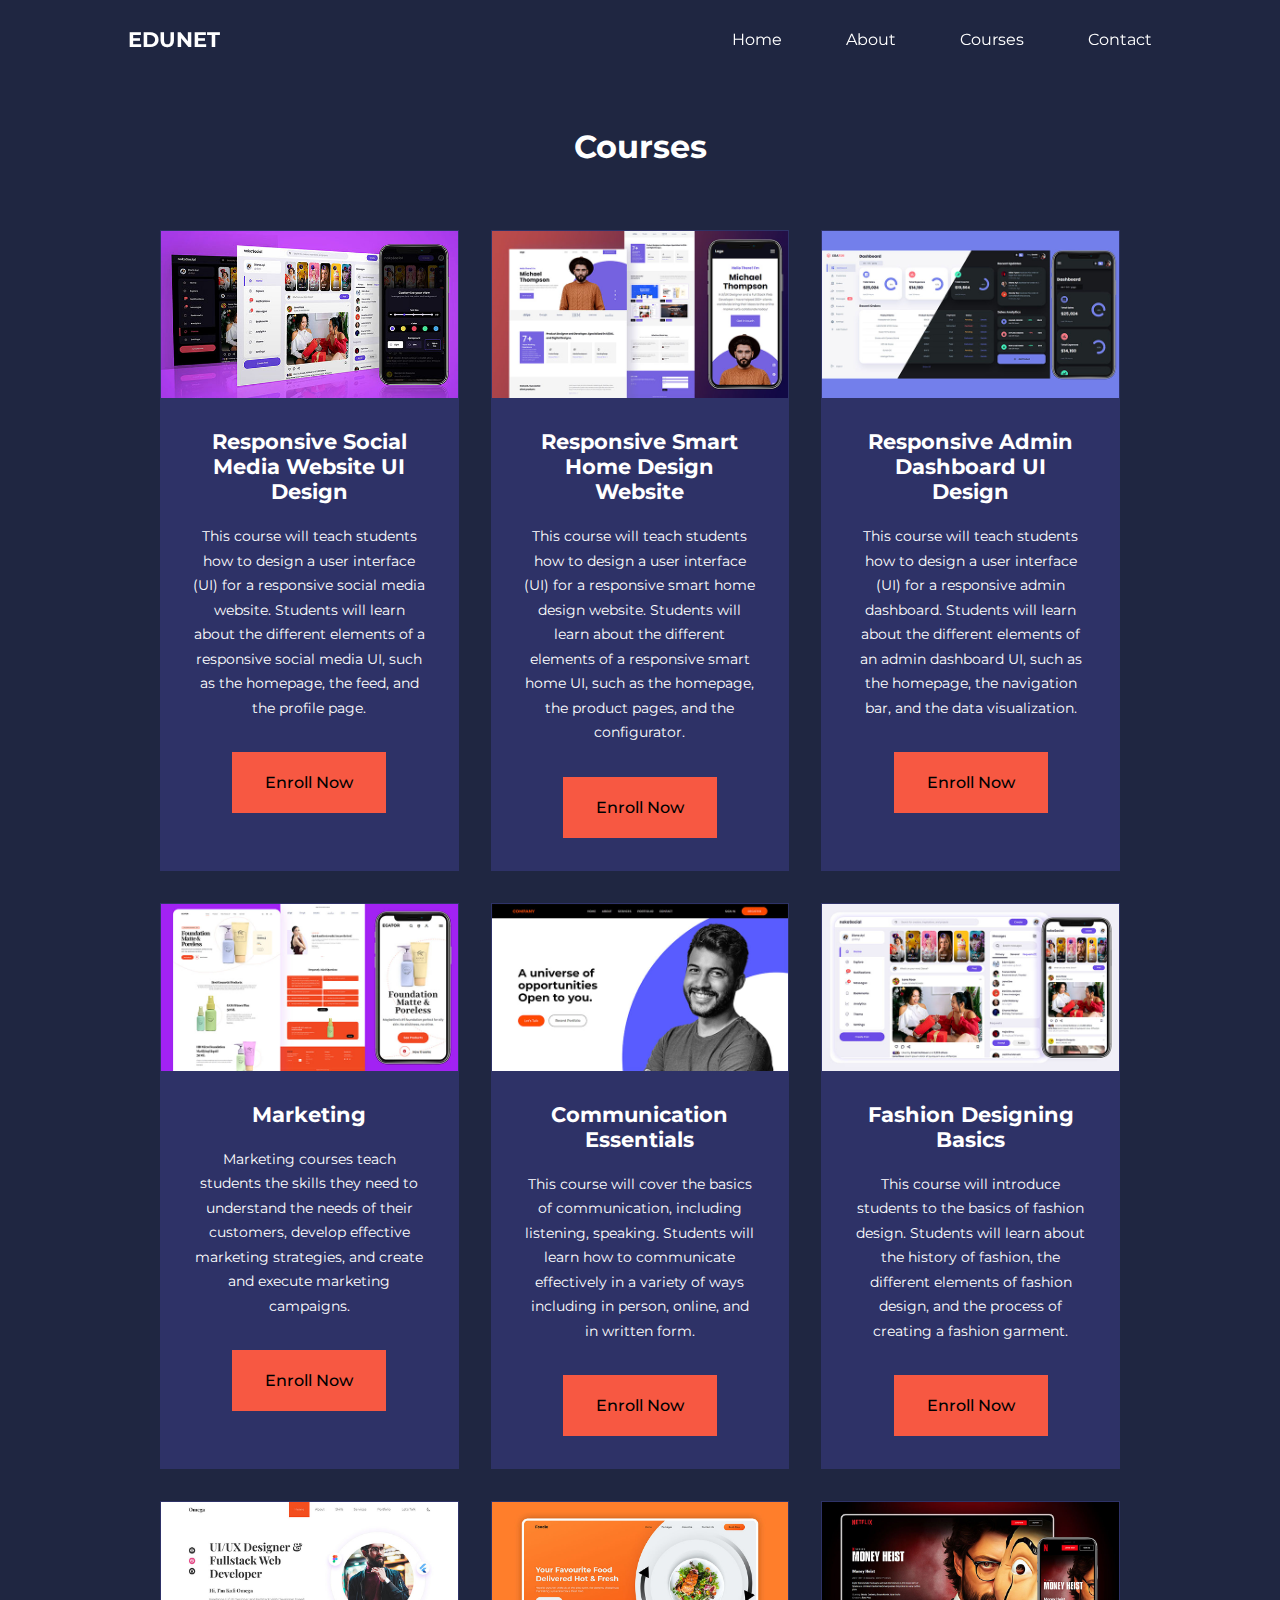
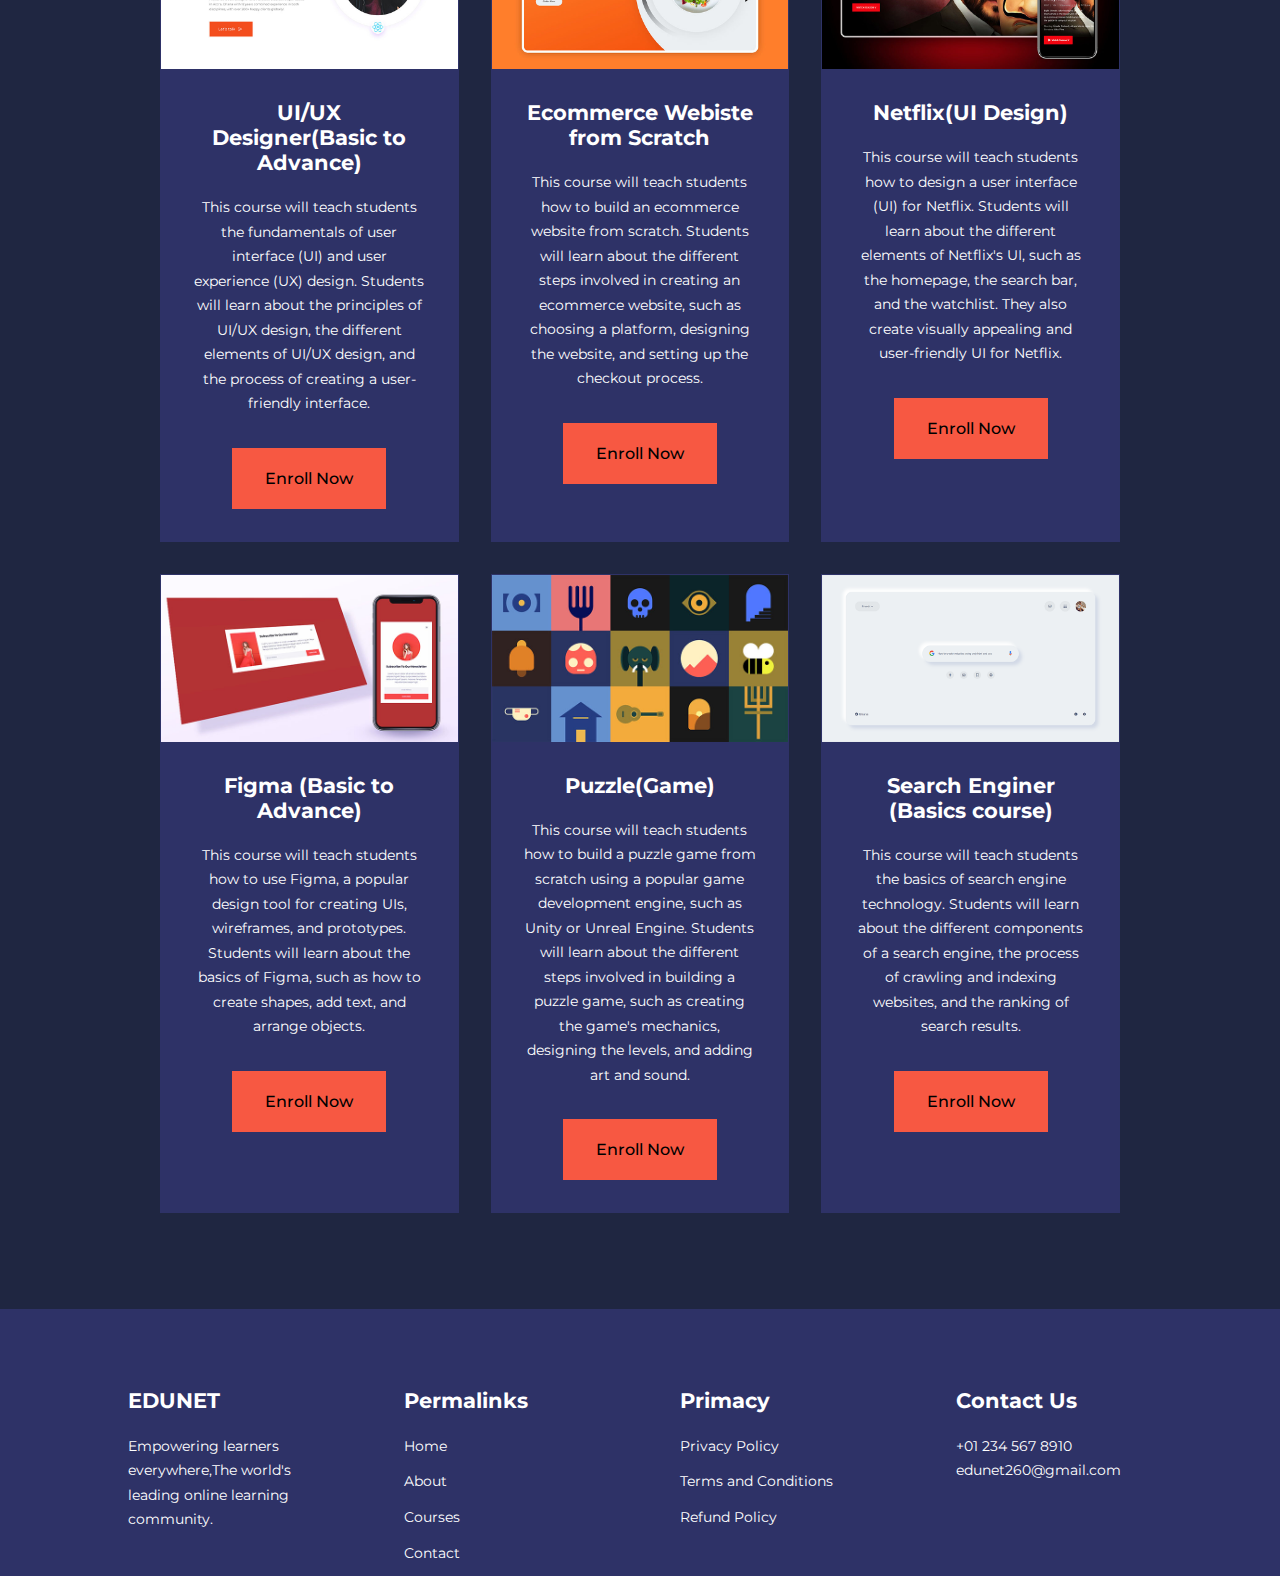
<file: courses.html>
<!DOCTYPE html>
<html lang="en">
  <head>
    <meta charset="UTF-8" />
    <meta name="viewport" content="width=device-width, initial-scale=1.0" />
    <title>Edunet - Educational Website</title>

    <!-- ICONSCOUT CDN   -->
    <link
      rel="stylesheet"
      href="https://unicons.iconscout.com/release/v4.0.8/css/line.css"
    />

    <!-- Google Fonts (MONTSERRAT) -->
    <link rel="preconnect" href="https://fonts.googleapis.com" />
    <link rel="preconnect" href="https://fonts.gstatic.com" crossorigin />
    <link
      href="https://fonts.googleapis.com/css2?family=Caveat&family=Montserrat:wght@300;400;500;600;700;800;900&display=swap"
      rel="stylesheet"
    />

    <link rel="stylesheet" href="./css/style.css" />
    <link rel="stylesheet" href="./css/courses.css" />
    
  </head>
  <body>
    <!-- ------------------NAVBAR----------------  -->
    <nav>
      <div class="container nav_container">
        <a href="index.html"><h4>EDUNET</h4></a>
        <ul class="nav__menu">
          <li> <a href="index.html">Home</a></li>
          <li> <a href="about.html">About</a></li>
          <li> <a href="courses.html">Courses</a></li>
          <li> <a href="contact.html">Contact</a></li>
        </ul>

        <button id="open-menu-btn"><i class="uil uil-bars"></i></button>
        <button id="close-menu-btn"><i class="uil uil-multiply"></i></button>
      </div>
    </nav>

    <!--------------------END OF NAVBAR---------------- -->

    <section class="courses">
        <h2>Courses</h2>
        <container class="courses__container">
          <article class="course">
            <div class="course__image">
                <img src="./images/course1.jpg">
            </div>
            <div class="course__info">
                <h4>Responsive Social Media Website UI Design</h4>
                <p>
                  This course will teach students how to design a user interface (UI) for a responsive social media website. Students will learn about the different elements of a responsive social media UI, such as the homepage, the feed, and the profile page. 
                </p>

                <a href="contact.html" class="btn  btn-primary">
                  Enroll Now
               </a>
            </div>
        </article>

        <article class="course">
            <div class="course__image">
                <img src="./images/course2.jpg">
            </div>
           <div class="course__info">
            <h4>Responsive Smart Home Design Website </h4>
            <p>
              This course will teach students how to design a user interface (UI) for a responsive smart home design website. Students will learn about the different elements of a responsive smart home UI, such as the homepage, the product pages, and the configurator.
            </p>

            <a href="contact.html" class="btn  btn-primary">
              Enroll Now
           </a>
           </div>
        </article>

        <article class="course">
            <div class="course__image">
                <img src="./images/course3.jpg">
            </div>
           <div class="course__info">
            <h4>Responsive Admin Dashboard UI Design</h4>
            <p>
              This course will teach students how to design a user interface (UI) for a responsive admin dashboard. Students will learn about the different elements of an admin dashboard UI, such as the homepage, the navigation bar, and the data visualization. 
            </p>

            <a href="contact.html" class="btn  btn-primary">
              Enroll Now
           </a>
           </div>
        </article>
          
           

            <article class="course">
                <div class="course__image">
                    <img src="./images/course13.jpg">
                </div>
               <div class="course__info">
                <h4>Marketing</h4>
                <p>
                  Marketing courses teach students the skills they 
                  need to understand the needs of their customers, 
                  develop effective marketing strategies, and create
                   and execute marketing campaigns.
                </p>

                <a href="contact.html" class="btn  btn-primary">
                  Enroll Now
               </a>
               </div>
            </article>

            <article class="course">
                <div class="course__image">
                    <img src="./images/course5.jpg">
                </div>
               <div class="course__info">
                <h4>Communication Essentials</h4>
                <p>
                    This course will cover the basics of communication,
                   including listening, speaking.
                    Students will learn how to communicate effectively 
                    in a variety of ways including in person, online, 
                    and in written form.
                </p>

                <a href="contact.html" class="btn  btn-primary">
                  Enroll Now
               </a>
               </div>
            </article>

            <article class="course">
                <div class="course__image">
                    <img src="./images/course6.jpg">
                </div>
               <div class="course__info">
                <h4>Fashion Designing Basics</h4>
                <p>
                  This course will introduce students to the basics of fashion design. Students will learn about the history of fashion, the different elements of fashion design, and the process of creating a fashion garment.
                </p>

                <a href="contact.html" class="btn  btn-primary">
                  Enroll Now
               </a>
               </div>
            </article>

            <article class="course">
                <div class="course__image">
                    <img src="./images/course7.jpg">
                </div>
               <div class="course__info">
                <h4>UI/UX Designer(Basic to Advance)</h4>
                <p>
                  This course will teach students the fundamentals of user interface (UI) and user experience (UX) design. Students will learn about the principles of UI/UX design, the different elements of UI/UX design, and the process of creating a user-friendly interface.
                </p>

                <a href="contact.html" class="btn  btn-primary">
                  Enroll Now
               </a>
               </div>
            </article>

            <article class="course">
                <div class="course__image">
                    <img src="./images/course8.jpg">
                </div>
               <div class="course__info">
                <h4>Ecommerce Webiste from Scratch </h4>
                <p>
                  This course will teach students how to build an ecommerce website from scratch. Students will learn about the different steps involved in creating an ecommerce website, such as choosing a platform, designing the website, and setting up the checkout process.
                </p>

                <a href="contact.html" class="btn  btn-primary">
                  Enroll Now
               </a>
               </div>
            </article>

            <article class="course">
                <div class="course__image">
                    <img src="./images/course9.jpg">
                </div>
               <div class="course__info">
                <h4>Netflix(UI Design)</h4>
                <p>
                  This course will teach students how to design a user interface (UI) for Netflix. Students will learn about the different elements of Netflix's UI, such as the homepage, the search bar, and the watchlist. They also create visually appealing and user-friendly UI for Netflix.
                </p>

                <a href="contact.html" class="btn  btn-primary">
                  Enroll Now
               </a>
               </div>
            </article>

            <article class="course">
                <div class="course__image">
                    <img src="./images/course10.jpg">
                </div>
               <div class="course__info">
                <h4>Figma (Basic to Advance)</h4>
                <p>
                  This course will teach students how to use Figma, a popular design tool for creating UIs, wireframes, and prototypes. Students will learn about the basics of Figma, such as how to create shapes, add text, and arrange objects. 
                </p>

                <a href="contact.html" class="btn  btn-primary">
                  Enroll Now
               </a>
               </div>
            </article>

            <article class="course">
                <div class="course__image">
                    <img src="./images/course11.jpg">
                </div>
               <div class="course__info">
                <h4>Puzzle(Game)</h4>
                <p>
                  This course will teach students how to build a puzzle game from scratch using a popular game development engine, such as Unity or Unreal Engine. Students will learn about the different steps involved in building a puzzle game, such as creating the game's mechanics, designing the levels, and adding art and sound.

                </p>

                <a href="contact.html" class="btn  btn-primary">
                  Enroll Now
               </a>
               </div>
            </article>

            <article class="course">
                <div class="course__image">
                    <img src="./images/course12.jpg">
                </div>
               <div class="course__info">
                <h4>Search Enginer (Basics course)</h4>
                <p>
                  This course will teach students the basics of search engine technology. Students will learn about the different components of a search engine, the process of crawling and indexing websites, and the ranking of search results.
                </p>

                <a href="contact.html" class="btn  btn-primary">
                  Enroll Now
               </a>
               </div>
            </article>


            
        </conatiner>
    </section>

         <!-----------------End Of COURSES------------------->

         <footer >
          <div class="container footer__container">
              <div class="footer__1">
                  <a href="index.html" class="footer__logo"><h4>EDUNET</h4></a>
                  <p>
                      Empowering learners everywhere,The world's leading online learning community.
                  </p>
              </div>
       

          <div class="footer__2">
              <h4>Permalinks</h4>
              <ul class="permalinks">
                  <li> <a href="index.html">Home</a></li>
                  <li> <a href="about.html">About</a></li>
                  <li> <a href="courses.html">Courses</a></li>
                  <li> <a href="contact.html">Contact</a></li>
              </ul>
          </div>

          
          <div class="footer__3">
              <h4>Primacy</h4>
              <ul class="privacy">
                  <li> <a href="#">Privacy Policy </a></li>
                  <li> <a href="#">Terms and Conditions</a></li>
                  <li> <a href="#">Refund Policy</a></li>
                  
              </ul>
          </div>

            <div class="footer__4">
              <h4>Contact Us</h4>
              <div>
                  <p>+01 234 567 8910</p>
                  <p>edunet260@gmail.com</p>
              </div>
              <ul class="footer_socials">
                  <li> <a href="#"><i class="uil uil-facebook-f"></i> </a></li>
                  <li> <a href="#"><i class="uil uil-instagram-alt"></i> </a></li>
                  <li> <a href="#"><i class="uil uil-twitter"></i> </a></li>
                  <li> <a href="#"><i class="uil uil-linkedin-alt"></i> </a></li>

                  
              </ul>
             
              
              </div>
              
        
      </div>
   

      </footer>

     <!--------------------END OF FOOTER------------------>


    <script src="./main.js"></script>
   
  </body>
</html>
</file>
<file: css/style.css>
*{
    margin: 0;
    padding: 0;
    border:0;
    outline:0;
    text-decoration: none;
    list-style: none;
    box-sizing: border-box;
}

:root{
    --color-primary: #6c63ff;
    --color-success: #00bf8e;
    --color-warning: #f7c94b;
    --color-danger: #f75842;
    --color-danger-variant:rgba(247,88,66,0.4);
    --color-white: #fff;
    --color-light: rgba(255,255,255,0.7);
    --color-black: #000;
    --color-bg: #1f2641;
    --color-bg1: #2e3267;
    --color-bg2: #424890;

    --container-width-xl:80%;
    
    --container-width-xxl:80%;
    
    --container-width-fluid:80%;
    --container-width-lg:80%;
    --conatainer-width-md:90%;
    --conatiner-width-sm:90%;

    --transition : all 400ms ease;
}

body{
  
    font-family: 'Montserrat', sans-serif;
    line-height:1.7;
    color: var(--color-white);
    background: var(--color-bg);
}

.container{
    width:var(--conatainer-width-xxl);
    margin:0 auto;
    margin-left: 10%;
    margin-right: 10%;
}

section{
    /* 6rem=6*16px */
    padding:6rem 0; 
}

section h2{
    text-align: center;
    margin-bottom: 4rem;
}

h1,
h2,
h3,
h4,
h5{
    line-height:1.2;
}


h1{
    font-size: 2.4rem;
}

h2{
    font-size: 2rem;
}

h3{
    font-size: 1.6rem;
}

h4{
    font-size: 1.3rem;
}

a{
    color:var(--color-white);
} 

img{
    width:100%;
    display: block;
    object-fit: cover;
}

.btn{
    display: inline-block;
    background: var(--color-white);
    color:var(--color-black);
    padding: 1rem 2rem ;
    border: 1px solid transparent;
    font-weight: 500;
    transition: var(--transition);
}

.btn:hover{
    background: transparent;
    color: var(--color-white);
    border-color:var (--color-white);

}

.btn-primary{
    background: var(--color-danger);
    color:var (--color-white);
}

/*  ------------------NAVBAR---------------- */

nav{
    background: transparent;
    width: 100vw;
    height:5rem ;
    position: fixed;
    top:0;
    z-index: 11;


}

/* change the navbar styles on scroll using javascript  */
.window-scroll{
    background: var(--color-primary);
    box-shadow: 0 1rem 2 rem rgba(0,0,0,0.2);
}

.nav_container{
    height: 100%;
    display: flex;
    justify-content: space-between;
    align-items: center;
}

nav button{
    display: none;
    margin-right: 5rem;
}

.nav__menu{
    display: flex;
    align-items: center;
    gap:4rem;
}

.nav__menu a{
    font-size: 0.9 rem;
    transition: var(--transition);
}

.nav__menu a:hover{
    color:var(--color-bg2);
}


/*  ------------------Header---------------- */
header{
    position: relative;
    top:5rem;
    overflow: hidden;
    height: 70vh;
    margin-bottom: 5rem;
    margin-left: 1.2rem;
    margin-right: 1.5rem;
}

.header__container{
    display: grid;
    grid-template-columns:  1fr 1fr;
    align-items:center;
    gap:5rem;
    height:100%
}

.header__left p{
    margin: 1rem 0 2.4rem;
}

/*  ------------------Categories---------------- */
.categories{
    background: var(--color-bg1);
    /* height: 50rem; */
}

.categries h1{
    line-height: 1;
    margin-bottom:3rem;

}

.categories__container{
    display: grid;
    grid-template-columns: 40% 60%;
     /* margin-left: 10rem; 
     margin-right: 2rem; */
    background: var(--color-bg1);
    gap: 4rem ;

}

.categories__left{
    margin-right: 4 rem;
}
.categories__left p{
    margin: 1rem 0 3rem;

}

.categories__right{
      /* margin-right: 2rem; */
    /* background: red; */
    display: grid;
    grid-template-columns: repeat(3 , 1fr);
    gap: 1.2rem;

}

.category{
    background: var(--color-bg2);
    padding: 2rem;
   
    border-radius: 2rem;
    transition: var(--transition);
}

.category:hover{
    box-shadow: 0 3rem 3rem rgba(0,0,0,0.3);
}

.category:nth-child(2) .category__icon{
    background: var(--color-warning);
}

.category:nth-child(3) .category__icon{
    background: var(--color-success);
}

.category:nth-child(4) .category__icon{
    background: var(--color-warning);
}

.category:nth-child(5) .category__icon{
    background: var(--color-success);
}

.category:nth-child(6) .category__icon{
    background: var(color-bg2);
}

.category__icon{
    background: var(--color-primary);
    border-radius: 0.9rem;
    padding: 0.7rem;
   
   
}

.category h5{
    margin: 2rem 0 1rem;
}

.category p{
    font-size: 0.85rem;
}


/*  ------------------POPULAR COURSES---------------- */
.courses{
    margin-top: 5rem;
    margin-left: 10rem;
    margin-right: 10rem;
}

.courses__container{
    display: grid;
    grid-template-columns: repeat(3,1fr);

    gap:2rem;

}

.course{
    background:var(--color-bg1);
    /* border-radius: 2rem; */
    text-align:center;
    border: 1px solid transparent;
    transition: var(--transition);

}

.course:hover{
    background:transparent ;
    border-color: var(--color-primary);
}

.course__info{
    padding: 2rem;
   
}

.course__info p{
    margin: 1.2rem 0 2rem;
    font-size: 0.9rem;
}


/*  ------------------FAQs---------------- */

.faqs{
    background:var(--color-bg1) ;
    box-shadow: inset 0 0 3rem rgba(0,0,0,0.5);
  
}

.faqs__container{
    display: grid;
    grid-template-columns: 1fr 1fr;
    gap:1rem;
    margin-left: 10rem;
    margin-right: 10rem;
}

.faq{
    padding: 2rem;
    display: flex;
    align-items: center;
    gap: 1.4rem;
    height: fit-content;
    background: var(--color-primary);
    cursor:pointer;
}

.faq h4{
    font-size:1rem;
    line-height:2.2;

}

.faq__icon{
    align-self: flex-start;
    font-size:1.2rem;
}

.faq p{
    margin-top:0.8rem;
    display: none;
}

.faq.open p{
    display:block ;
}


/*  ------------------TESTIMONIALS---------------- */
.testimonials__container{
    overflow-x: hidden;
    
    position: relative;
    margin-bottom: 5rem;
    margin-right: 5rem;
    /* background: red; */
    margin-left: 5rem;

}

.testimonial{
    padding-top: 2rem;
    padding-right: 3rem;
    
}

.avatar{
    width: 6rem;
    height: 6rem;
    border-radius: 50%;
    overflow: hidden;
    margin: 0 auto 1rem;
    border: 1rem solid var(--color-bg1);
}

.testimonial__info{
    text-align: center;
}

.testimonial__body{
    background: var(--color-primary) ;
    padding: 2rem;
    margin-top:3rem ;
    position: relative;
}
.testimonial__body::before{
    content: "";
    display: block;
    background: linear-gradient(
                135deg,
                transparent,
                var(--color-primary), 
                var(--color-primary),
                var(--color-primary)
                );
    width: 3rem;
    height: 3rem;
    position: absolute;
    left: 50%;
    top:-1.5rem;
    transform: rotate(45deg);
}



/*  ------------------FOOTER---------------- */
footer{
    background: var(--color-bg1);
    padding-top: 5rem;
    font-size:0.9rem
}

.footer__container{
    display: grid;
    grid-template-columns: repeat(4,1fr);
    gap:5rem;
}

.footer__container>div h4{
    margin-bottom:1.2rem;
}

.footer__1 p{
    margin:0 0 2rem;
}

footer ul li{
    margin-bottom:0.7rem;
}

footer ul li a:hover{
    text-decoration: underline;
}

.footer_socials{
    display: flex;
    gap: 1rem;
    font-size: 1.2rem;
    margin-top: 2rem;
}

.footer__copyright{
    text-align: center;
    margin-top: 4rem;
    padding: 1.2rem 0;
    border-top:1px solid var(--color-bg2)
}


/*  ------------------MEDIA QUERIES (TABLETS)---------------- */

@media screen and (max-width:1024px){
    .container{
        width: var(--conatainer-width-md);
    }

    h1{
        font-size: 2.2rem;
    }
    h2{
        font-size: 1.7rem;
    }
    h3{
        font-size: 1.2rem;
    }
    h4{
        font-size: 1.2rem;
    }
    

    /* ----------------------  NAVBAR------------------------ */
    nav button{
        display: inline-block;
        background: transparent;
        font-size: 1.8rem;
        color:var(--color-white);
        cursor:pointer;
    }

    nav button#close-menu-btn{
      
        
        display: none;
        
    }
    /* nav button#open-menu-btn{
       
        margin-right:4.5rem;
        
    } */



    .nav__menu{
        position: fixed;
        top:5rem;
        right:5%;
       height: fit-content;
       width: 18rem;
       flex-direction: column;
       gap:0;
       display: none;
    }

    .nav__menu li{
        width: 100%;
        height: 5.8rem;
        animation:animateNavItems 400ms linear forwards;
        transform-origin: top right;
        opacity: 0;

    }

    .nav__menu li:nth-child(2){
        animation-delay:200ms ;
    }

    .nav__menu li:nth-child(3){
        animation-delay:300ms ;
    }

    .nav__menu li:nth-child(4){
        animation-delay:400ms ;
    }

    /* for animation */
    @keyframes animateNavItems {
        0%{
            transform:rotateZ(-90deg) rotateX(0) scale(1);
        }

        100%{
            transform: rotateZ(0);
            opacity: 1;
        }
    }

    .nav__menu li a{
        background: var(--color-primary);
        box-shadow:-4rem 6rem 10rem rgba(0,0,0,0.6) ;
        width:100%;
        height: 100%;
        display: grid;
        place-items: center;
    }


    .nav__menu li a:hover{
        background: var(--color-bg2);
        color: var(--color-white)
    }

    /* ---------------HEADER------------- */

    header{
        height: 52vh;
        margin-bottom: 4rem;
        margin-left: 0rem;
       
    }

    .header__container{
        gap:0;
        padding-bottom: 3rem;
    }


  /* ---------------CATEGORIES------------- */
    .categories{
        height: auto;
        background: var(--color-bg1);
        margin-left: 0rem;

        
        /* height: 50rem; */
    }
    .categories__container{
        grid-template-columns: 1fr;
        gap:3rem;
        
    }

    .categories__left{
        margin-right: 0;
    }
    .categories__right{
        margin-right: 5rem;
    }


      /* ---------------POPULAR COURSES------------- */
      .courses{
        margin-top: 0;
        margin-left: 6rem;
        margin-right: 6rem;
      }

      .courses__container{
        grid-template-columns: 1fr 1fr ;
      }
         /* ---------------FAQs------------- */

        .faq{
            /* background: red; */
            margin-left: 1rem;
            margin-right: 1rem;
            padding: 1.5rem;
            align-items: center;
        }
         .faqs__container{
           
            grid-template-columns: 1fr;
            margin-left: 5rem;
            margin-right: 5rem;
            
         }
         

        /* ---------------TESTIMONIALS------------- */

       .testimonials__container{
        /* background: red; */
        margin-right: 5rem;
        margin-left: 5rem;
        overflow: hidden;
       }

      /* ---------------FOOTER------------- */
      .footer__container{
        grid-template-columns: 1fr 1fr;
      }
}

/*  ------------------MEDIA QUERIES (MOBILE)---------------- */

@media screen and (max-width:600px){
   .container{
    width:var(--container-width-sm);
   }

   /* -----------------------NAVBAR-------------------- */
   
   .nav__menu{
        right:3%;
   }
   
   #open-menu-btn{
    margin-right: 0rem;
   }

   #close-menu-btn{
    margin-right: 0rem;
   }

      /* -----------------------HEADER-------------------- */
    header{
       
        height:100vh;
        margin-right: 0rem;
    }

    .header__container{
        grid-template-columns: 1fr;
        text-align: center;
        /* margin-top: 0; */
    }

    .header__left p{
        margin-bottom:1.3rem
    }


    /* -----------------------CATEGORIES-------------------- */

    .categories__right{
        grid-template-columns: 1fr 1fr;
        gap:0.7rem;
    }

    .category{
        padding: 1rem;
        border-radius: 1rem;
    }

    .category__icon{
        margin-top: 2px;
        display: inline-block;
    }

    .categories__right{
        /* background-color: red; */
        margin-right: 0rem;
    }

  


    /* -----------------------POPULAR COURSES-------------------- */
    .courses{
        margin-top: 0;
        margin-left: 2rem;
        margin-right: 2rem;
      }
    .courses__container{
        grid-template-columns: 1fr;
    }

    
    /* -----------------------FAQs-------------------- */

    .faqs__container{
        display: grid;
        grid-template-columns: 1fr ;
        gap:1rem;
        margin-left: 1rem;
        margin-right: 1rem;
    }



 /* -----------------------TESTIMONIALS-------------------- */
    .swiper-wrapper{
        margin-left: 0.1rem;
        /* background: red; */

    }

    .testimonials__container{
        
        margin-bottom: 3rem;
        margin-right: 2rem;
        /* background: red; */
        margin-left: 2rem;
    
    }
    
    .testimonial{
        padding-top: 2rem;
        padding-right: 0rem;
        
    }


     /* -----------------------FOOTER-------------------- */

     .footer__container{
        grid-template-columns: 1fr;
        text-align: center;
        gap: 2rem;
     }

     .footer__1 p{
        margin: 1rem auto;
     }
   
        .footer_socials{
            justify-content: center;
        }
}
</file>
<file: css/about.css>
/* -------------------------ACHIEVEMENTS----------------------*/
:root{
    --color-primary: #6c63ff;
    --color-success: #00bf8e;
    --color-warning: #f7c94b;
    --color-danger: #f75842;
    --color-danger-variant:rgba(247,88,66,0.4);
    --color-white: #fff;
    --color-light: rgba(255,255,255,0.7);
    --color-black: #000;
    --color-bg: #1f2641;
    --color-bg1: #2e3267;
    --color-bg2: #424890;

    --container-width-xl:80%;
    
    --container-width-xxl:80%;
    
    --container-width-fluid:80%;
    --container-width-lg:80%;
    --conatainer-width-md:90%;
    --conatiner-width-sm:90%;

    --transition : all 400ms ease;
}

.about__achievements{
    margin-top: 5rem;
    margin-right: 5rem;
}

.about__achievements-container{
    display: grid;
    grid-template-columns: 40% 60%;
    gap: 5rem;
}
.about_achievements-left p{
    margin-top: 2rem;
}
.about__achievements-right > p{
    
    margin: 1.6rem 0 2.5rem;
    /* margin-top: 5rem; */
}


.achievements__cards{
    
    display: grid;
    grid-template-columns: repeat(3, 1fr);
    gap:1.5rem;
     margin-top: 8rem;
}

.achievement__card{
    background:var(--color-bg1) ;
    padding: 1.6rem;
    border-radius: 1rem;
    text-align: center;
    transition: var(--transition);
}

.achievement__card:hover{
    background: var(--color-bg2);
    box-shadow: 0 3rem 3rem rgba(0,0,0,0.3);
}

.achievement__icon{
    background: var(--color-danger);
    padding: 0.6rem;
    border-radius: 1rem;
    display: inline-block;
    margin-bottom:  2rem;
    font-size:  2rem;
}


.achievement__card:nth-child(2) .achievement__icon{
    background: var(--color-success);
}

.achievement__card:nth-child(3) .achievement__icon{
    background: var(--color-primary);
}

.achievement__card p{
    margin-top: 1rem;
}

/* -------------------------TEAM----------------- */

.team{
    background: var(--color-bg1);
    box-shadow: inset 0 0 3rem rgba(0,0,0,0.5);
    
  
}

.team__container{
    display: grid;
    grid-template-columns: repeat(4,1fr);
    gap: 2rem;
    /* margin-right: 35rem;*/
    margin-left: 4rem; 
    padding: 3rem;
    /* background: red; */
   
}

.team__member{
    background: var(--color-bg2);
    padding: 2rem;
    border:1px solid transparent;
    transition: var(--transition);
    
}

.team__member:hover{
    background: transparent;
    border-color: var(--color-primary);
}

.team__member-image img{
    filter:saturate(0);
}

.team__member:hover img{
    filter:saturate(1);
}

.team__member-info * {
  text-align: center;
  margin-top: 1.4rem;
}

.team__member-info p{
    color: var(--color-light);
}

/* ------------------------- MEDIA QUERIES (TABLET)----------------- */
@media screen and (max-width:1024px){
    .about__achievements{
        margin-top: 2rem;
    }

    .about__achievements-container{
        grid-template-columns: 1fr;
        gap: 4rem;
    }

    .about__achievements-left{
        width: 80%;
        margin-left: 5rem;
        margin-right:5rem;
        margin: 0 auto;
    }

    .team__container{
        grid-template-columns: repeat(3,1fr);
        gap:1.5rem;
    }

    
}

/* ------------------------- MEDIA QUERIES (MOBILE)----------------- */


@media screen and (max-width:600px){
  
    .achievements__cards{
        grid-template-columns: 1fr 1fr;
        gap: 0.7rem;
        margin-left: 1rem;
    }

    .team__container{
        padding: 2rem;
        grid-template-columns: 1fr 1fr;
        margin-left: 2rem;
    }

    .team__member{
        padding: 0;
    }

    .team__member p{
       
        margin-bottom: 1.5rem;
    }
    
}
</file>
<file: css/contact.css>
:root{
    --color-primary: #6c63ff;
    --color-success: #00bf8e;
    --color-warning: #f7c94b;
    --color-danger: #f75842;
    --color-danger-variant:rgba(247,88,66,0.4);
    --color-white: #fff;
    --color-light: rgba(255,255,255,0.7);
    --color-black: #000;
    --color-bg: #1f2641;
    --color-bg1: #2e3267;
    --color-bg2: #424890;

    --container-width-xl:80%;
    
    --container-width-xxl:80%;
    
    --container-width-fluid:80%;
    --container-width-lg:80%;
    --conatainer-width-md:90%;
    --conatiner-width-sm:90%;

    --transition : all 400ms ease;
}



.contact__container{
    background: var(--color-bg1);
    padding: 4rem;
    display: grid;
   grid-template-columns: 40% 60%;
    gap: 4rem;
    height: 30rem;
    margin: 7rem auto;
    border-radius: 1rem;
}

/* -----------------ASIDE------------------- */


.contact__aside{
    background: var(--color-primary);
    padding: 3rem;
    border-radius: 1rem;
    position: relative;
    bottom: 10rem;

}

.aside__image{
    width: 12rem;
    margin-bottom: 2rem;
}

.contact__aside h2{
    text-align: left;
    margin-bottom: 1rem;
}

.contact__aside p{
    font-size: 0.9rem;
    margin-bottom: 2rem;
}

.contact__details li{
    display: flex;
    gap: 1rem;
    align-items: center;
    margin-bottom: 1rem;

}

.contact__socials{
    display: flex;
    gap:0.8rem;
    margin-top: 3rem;

}

.contact__socials a{
    background: var(--color-bg2);
    padding: 0.5rem;
    border-radius: 50%;
    font-size: 0.9rem;
    transition: var(--transition);
}


/* -----------------------FORM --------------------- */

.contact__form{
    display: flex;
    flex-direction: column;
    gap: 1.2rem;
    margin-right: 4rem;
}

.form__name{
    display: flex;
    gap:1.2rem;

}

.contact__form input[type="text"]{
    width: 50%;
}

input , textarea{
    width: 100%;
    padding: 1rem;
    background: var(--color-bg);
    color:var(--color-white)
}

.contact__form .btn{
    width: max-content;
    margin-top: 1rem;
    cursor: pointer;
}

/* -----------------------MEDIA QUERY (TABLETS)--------------------- */

@media screen and (max-width:1024px){
    .contact{
        /* padding: 0; */
    }

    .contact__container{
        gap:1.5rem;
        margin-top: 2rem;
        height: auto;
        padding: 1.5rem;
    }

    .contact__aside{
        width: auto;
        padding: 1.5rem;
        bottom: 0;
    }

    /* -----------------------FORM --------------------- */
    
    .contact__form{
        align-self: center;
        margin-right: 1.5rem;
    }
}



/* -----------------------MEDIA QUERY (PHONES)--------------------- */

@media screen and (max-width:600px){
   
    .contact__container{
        grid-template-columns:1fr ;
        gap:3rem;
        margin-top: 0;
        padding: 0;
    }

    .contact__form{
        margin: 0 1.5rem 3rem;
    }

    .form__name{
        flex-direction: column;
    }

    .form__name input[type="text"]{
        width: 100%;
    }

}
</file>
<file: css/courses.css>
.courses{
    margin-top: 2rem;
    
}
</file>
